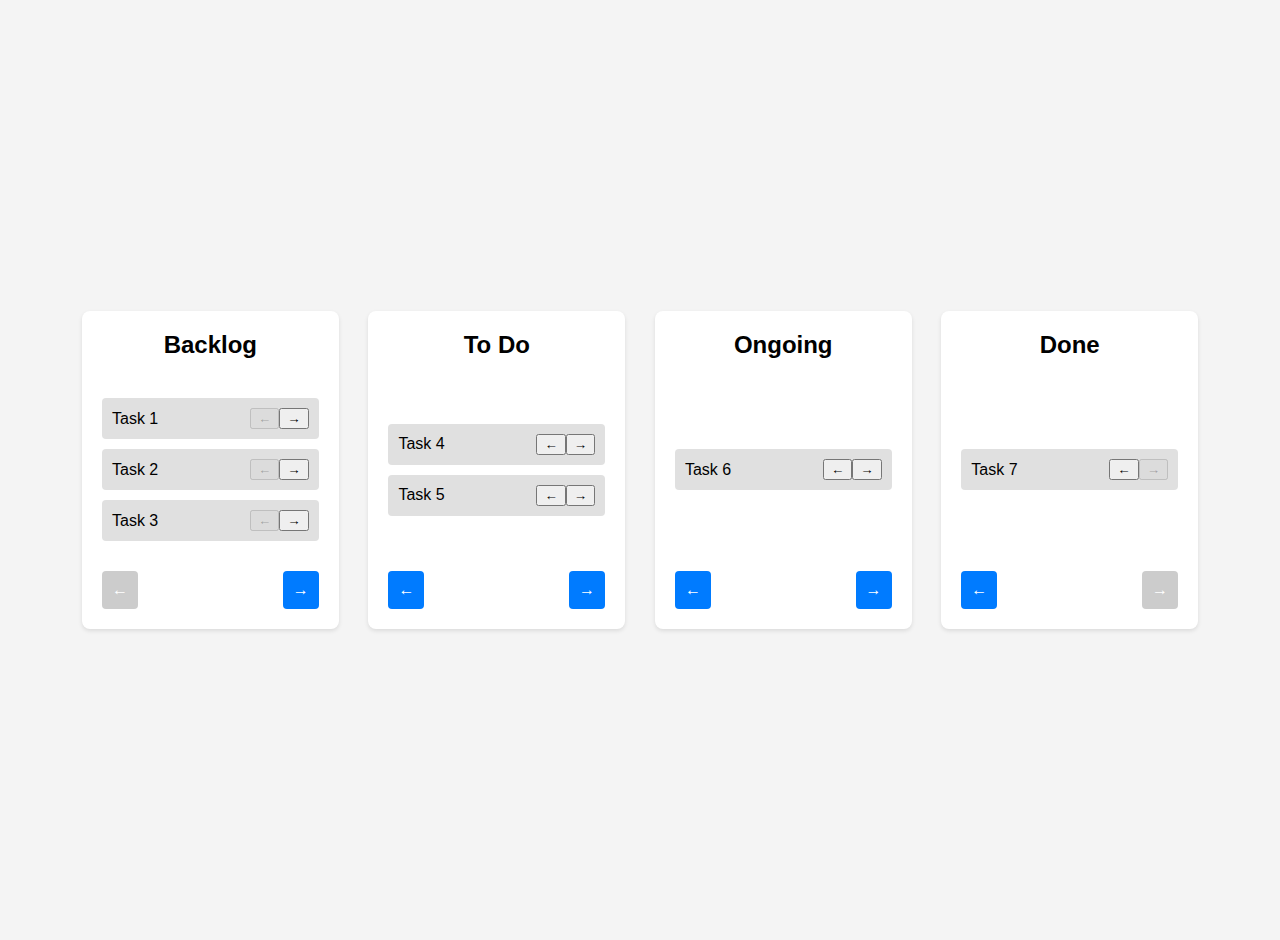
<file: staement-2/index.html>
<!DOCTYPE html>
<html lang="en">
<head>
    <meta charset="UTF-8">
    <meta name="viewport" content="width=device-width, initial-scale=1.0">
    <title>Todo List with Status Navigation</title>
    <link rel="stylesheet" href="style.css">
</head>
<body>
    <div class="todo-container">
        <div class="todo-card" id="backlog">
            <h2>Backlog</h2>
            <ul id="backlog-list">
            </ul>
            <div class="nav-buttons">
                <button class="nav-left" disabled>←</button>
                <button class="nav-right">→</button>
            </div>
        </div>
        <div class="todo-card" id="todo">
            <h2>To Do</h2>
            <ul id="todo-list">
            </ul>
            <div class="nav-buttons">
                <button class="nav-left">←</button>
                <button class="nav-right">→</button>
            </div>
        </div>
        <div class="todo-card" id="ongoing">
            <h2>Ongoing</h2>
            <ul id="ongoing-list">
             
            </ul>
            <div class="nav-buttons">
                <button class="nav-left">←</button>
                <button class="nav-right">→</button>
            </div>
        </div>
        <div class="todo-card" id="done">
            <h2>Done</h2>
            <ul id="done-list">
            </ul>
            <div class="nav-buttons">
                <button class="nav-left">←</button>
                <button class="nav-right" disabled>→</button>
            </div>
        </div>
    </div>
    <script src="script.js"></script>
</body>
</html>
</file>
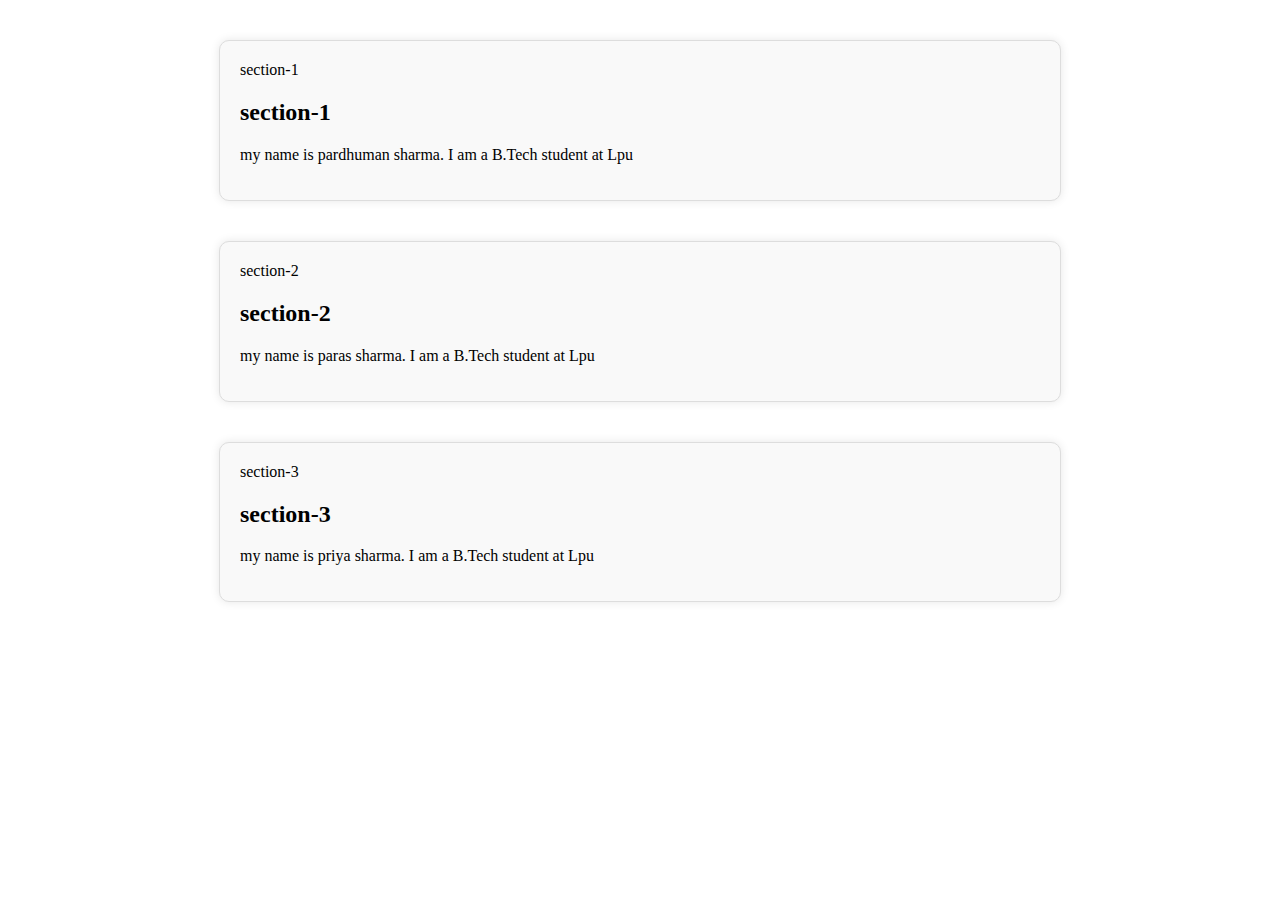
<file: statement-1/index.html>
<!DOCTYPE html>
<html lang="en">
<head>
    <meta charset="UTF-8">
    <meta name="viewport" content="width=device-width, initial-scale=1.0">
    <title>Document</title>
    <link rel="stylesheet" href="style.css">
</head>
<body>
    <div class="accordion">
        <!-- section-1 -->
        <div class = "accordion-section">section-1</div>
        <h2 class ="accordion-header">section-1</h2>
        <div class="accordion-content">
            <p>my name is pardhuman sharma. I am a B.Tech student at Lpu</p>
                </div>
    </div>
    <!-- sec-2 -->
    <div class="accordion">
        <!-- section-1 -->
        <div class = "accordion-section">section-2</div>
        <h2 class ="accordion-header">section-2</h2>
        <div class="accordion-content">
            <p>my name is paras sharma. I am a B.Tech student at Lpu</p>
                </div>
    </div>
    <div class="accordion">
        <!-- section-3 -->
        <div class = "accordion-section">section-3</div>
        <h2 class ="accordion-header">section-3</h2>
        <div class="accordion-content">
            <p>my name is priya sharma. I am a B.Tech student at Lpu</p>
                </div>
    </div>
    <script  src="script.js"></script>

</body>
</html>
</file>
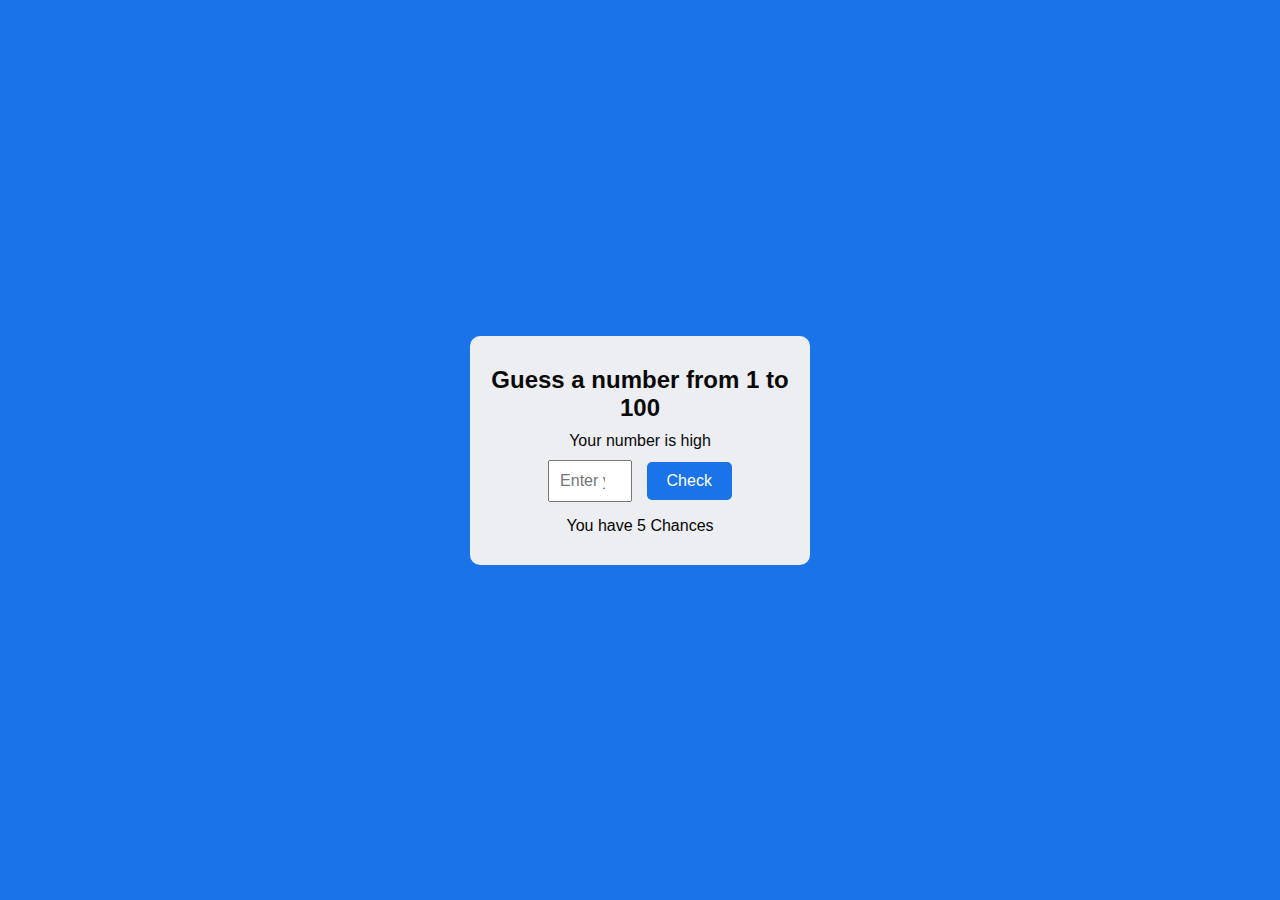
<file: statement-4/index.html>
<!DOCTYPE html>
<html lang="en">
<head>
    <meta charset="UTF-8">
    <meta name="viewport" content="width=device-width, initial-scale=1.0">
    <title>Number Guessing Game</title>
    <link rel="stylesheet" href="style.css">
</head>
<body>
    <div class="game-container">
        <h2>Guess a number from 1 to 100</h2>
        <p id="feedback">Your number is high</p>
        <input type="number" id="userGuess" placeholder="Enter your guess">
        <button id="submitGuess">Check</button>
        <p id="chances">You have 5 Chances</p>
        <button id="restartGame">Restart Game</button>
    </div>
    <script src="script.js"></script>
</body>
</html>
</file>
<file: staement-2/style.css>
body {
    font-family: Arial, sans-serif;
    background-color: #f4f4f4;
    margin: 0;
    padding: 20px;
    display: flex;
    justify-content: center;
    align-items: center;
    min-height: 100vh;
}

.todo-container {
    display: flex;
    justify-content: space-between;
    width: 90%;
    max-width: 1200px;
}

.todo-card {
    background-color: #fff;
    border-radius: 8px;
    box-shadow: 0 2px 4px rgba(0, 0, 0, 0.1);
    padding: 20px;
    width: 23%;
    box-sizing: border-box;
    display: flex;
    flex-direction: column;
    justify-content: space-between;
}

.todo-card h2 {
    margin-top: 0;
    font-size: 1.5em;
    text-align: center;
}

.todo-card ul {
    list-style: none;
    padding: 0;
    margin: 20px 0;
    max-height: 300px;
    overflow-y: auto;
}

.todo-card li {
    background-color: #e0e0e0;
    margin-bottom: 10px;
    padding: 10px;
    border-radius: 4px;
    display: flex;
    justify-content: space-between;
    align-items: center;
}

.nav-buttons {
    display: flex;
    justify-content: space-between;
}

.nav-buttons button {
    padding: 10px;
    border: none;
    border-radius: 4px;
    cursor: pointer;
    background-color: #007bff;
    color: white;
    font-size: 16px;
}

.nav-buttons button:disabled {
    background-color: #cccccc;
    cursor: not-allowed;
}

@media (max-width: 768px) {
    .todo-container {
        flex-direction: column;
        align-items: center;
    }

    .todo-card {
        width: 80%;
        margin-bottom: 20px;
    }
}
</file>
<file: statement-1/style.css>
.accordion {
  max-width: 800px;
  margin: 40px auto;
  padding: 20px;
  background-color: #f9f9f9;
  border: 1px solid #ddd;
  border-radius: 10px;
  box-shadow: 0 0 10px rgba(0, 0, 0, 0.1);
}

.section {
  margin-bottom: 20px;
}

.header {
  cursor: pointer;
  padding: 10px;
  background-color: #333;
  color: #fff;
  border: none;
  border-radius: 10px;
  font-weight: bold;
}

.header:hover {
  background-color: #444;
}

.content {
  padding: 20px;
  display: none;
  overflow: hidden;
  transition: height 0.5s ease-in-out;
}

.content.show {
  display: block;
}

.content {
  transition: height 0.5s ease-in-out;
}

@media (max-width: 768px) {
  .accordion {
    margin: 20px auto;
  }
}

@media (max-width: 480px) {
  .accordion {
    padding: 10px;
  }

  .header {
    padding: 5px;
  }
}
</file>
<file: statement-4/style.css>
body {
    font-family :'Gill Sans', 'Gill Sans MT', Calibri, 'Trebuchet MS', sans-serif;
    background-color: #1a73e8;
    display: flex;
    justify-content: center;
    align-items: center;
    height: 100vh;
    margin: 0;
}

.game-container {
    background-color: #eceef2;
    padding: 20px;
    border-radius: 10px;
    text-align: center;
    width: 300px;
}

h2, p {
    color: rgb(11, 9, 9);
    margin: 10px 0;
}

#userGuess {
    padding: 10px;
    font-size: 16px;
    width: 60px;
    margin-right: 10px;
}

#submitGuess, #restartGame {
    background-color: #1a73e8;
    color: white;
    border: none;
    border-radius: 5px;
    padding: 10px 20px;
    cursor: pointer;
    font-size: 16px;
}

#submitGuess:hover, #restartGame:hover {
    background-color: #1669c1;
}

#chances {
    margin-top: 15px;
    color: rgb(5, 5, 5);
}

#restartGame {
    margin-top: 15px;
    display: none;
}

@media (max-width: 768px) {
    .game-container {
        flex-direction: column;
        align-items: center;
    }

    .game-container {
        width: 80%;
        margin-bottom: 20px;
    }
}
</file>
